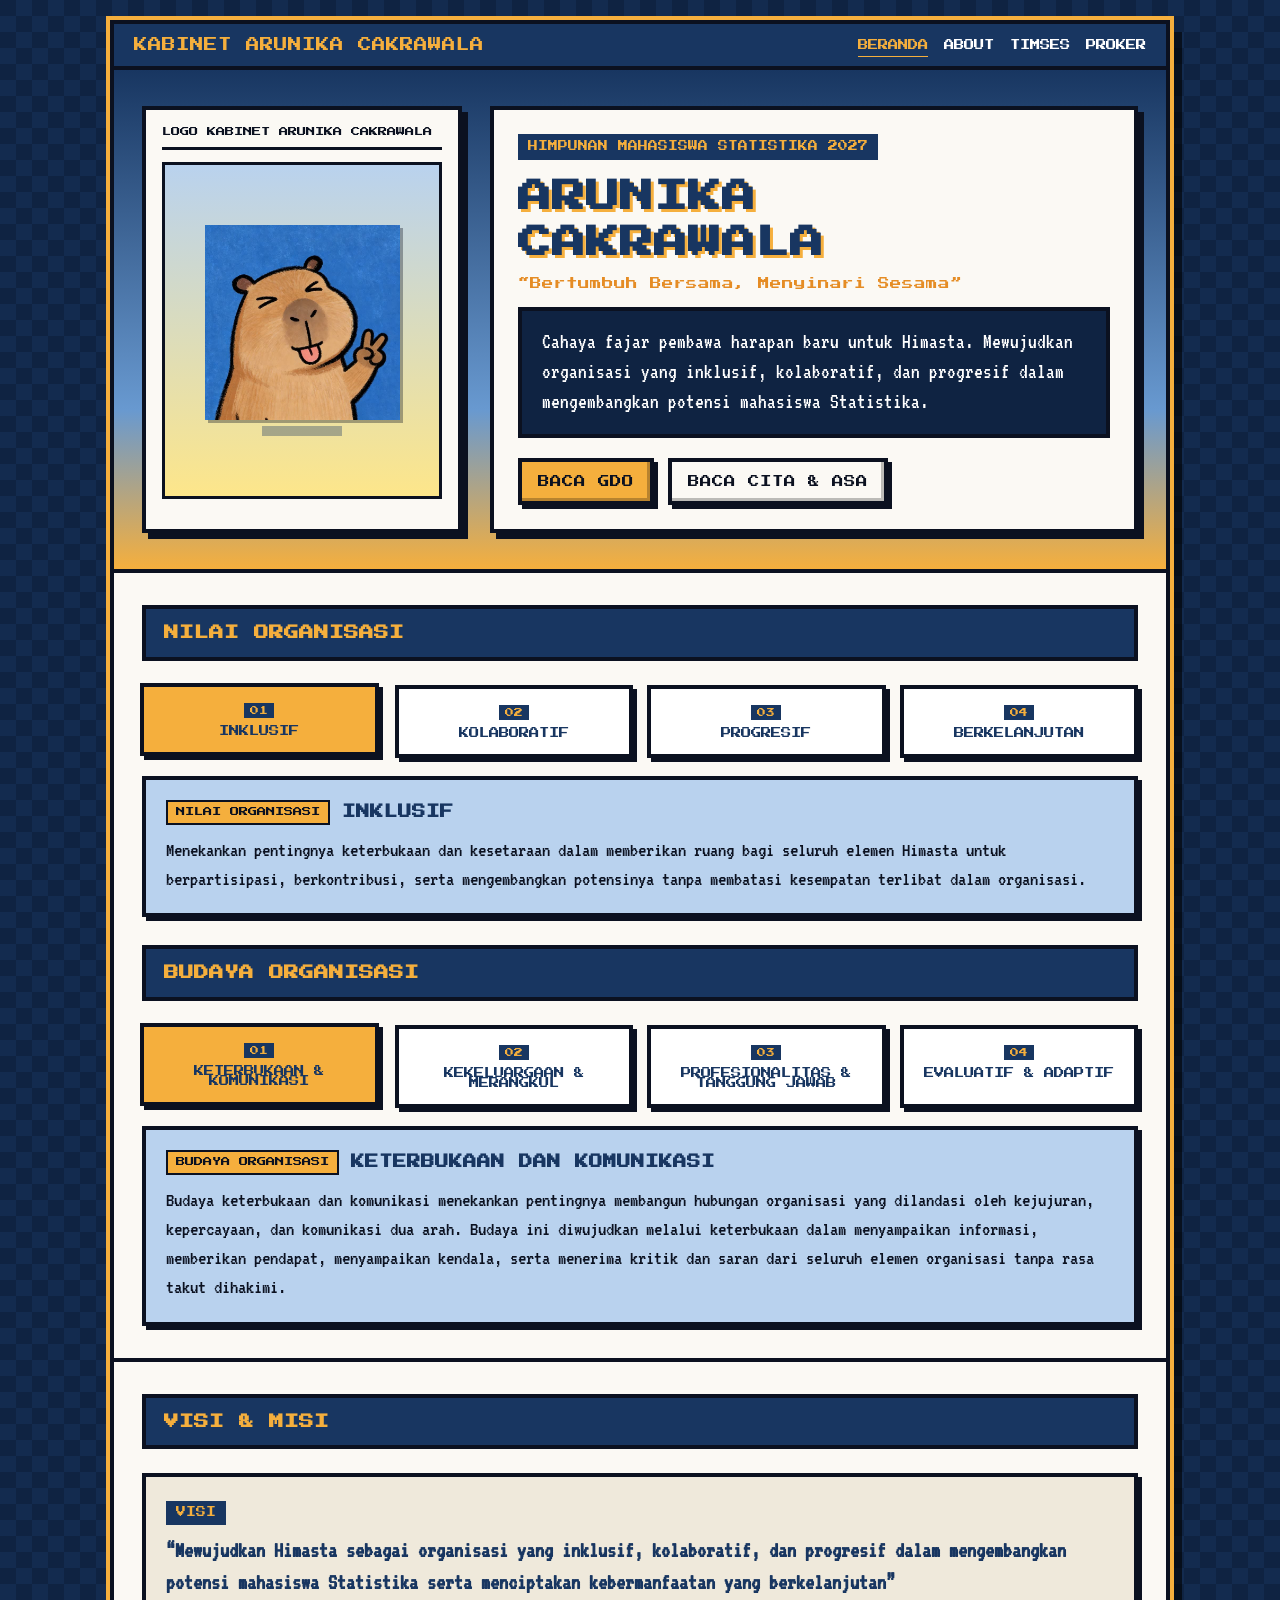
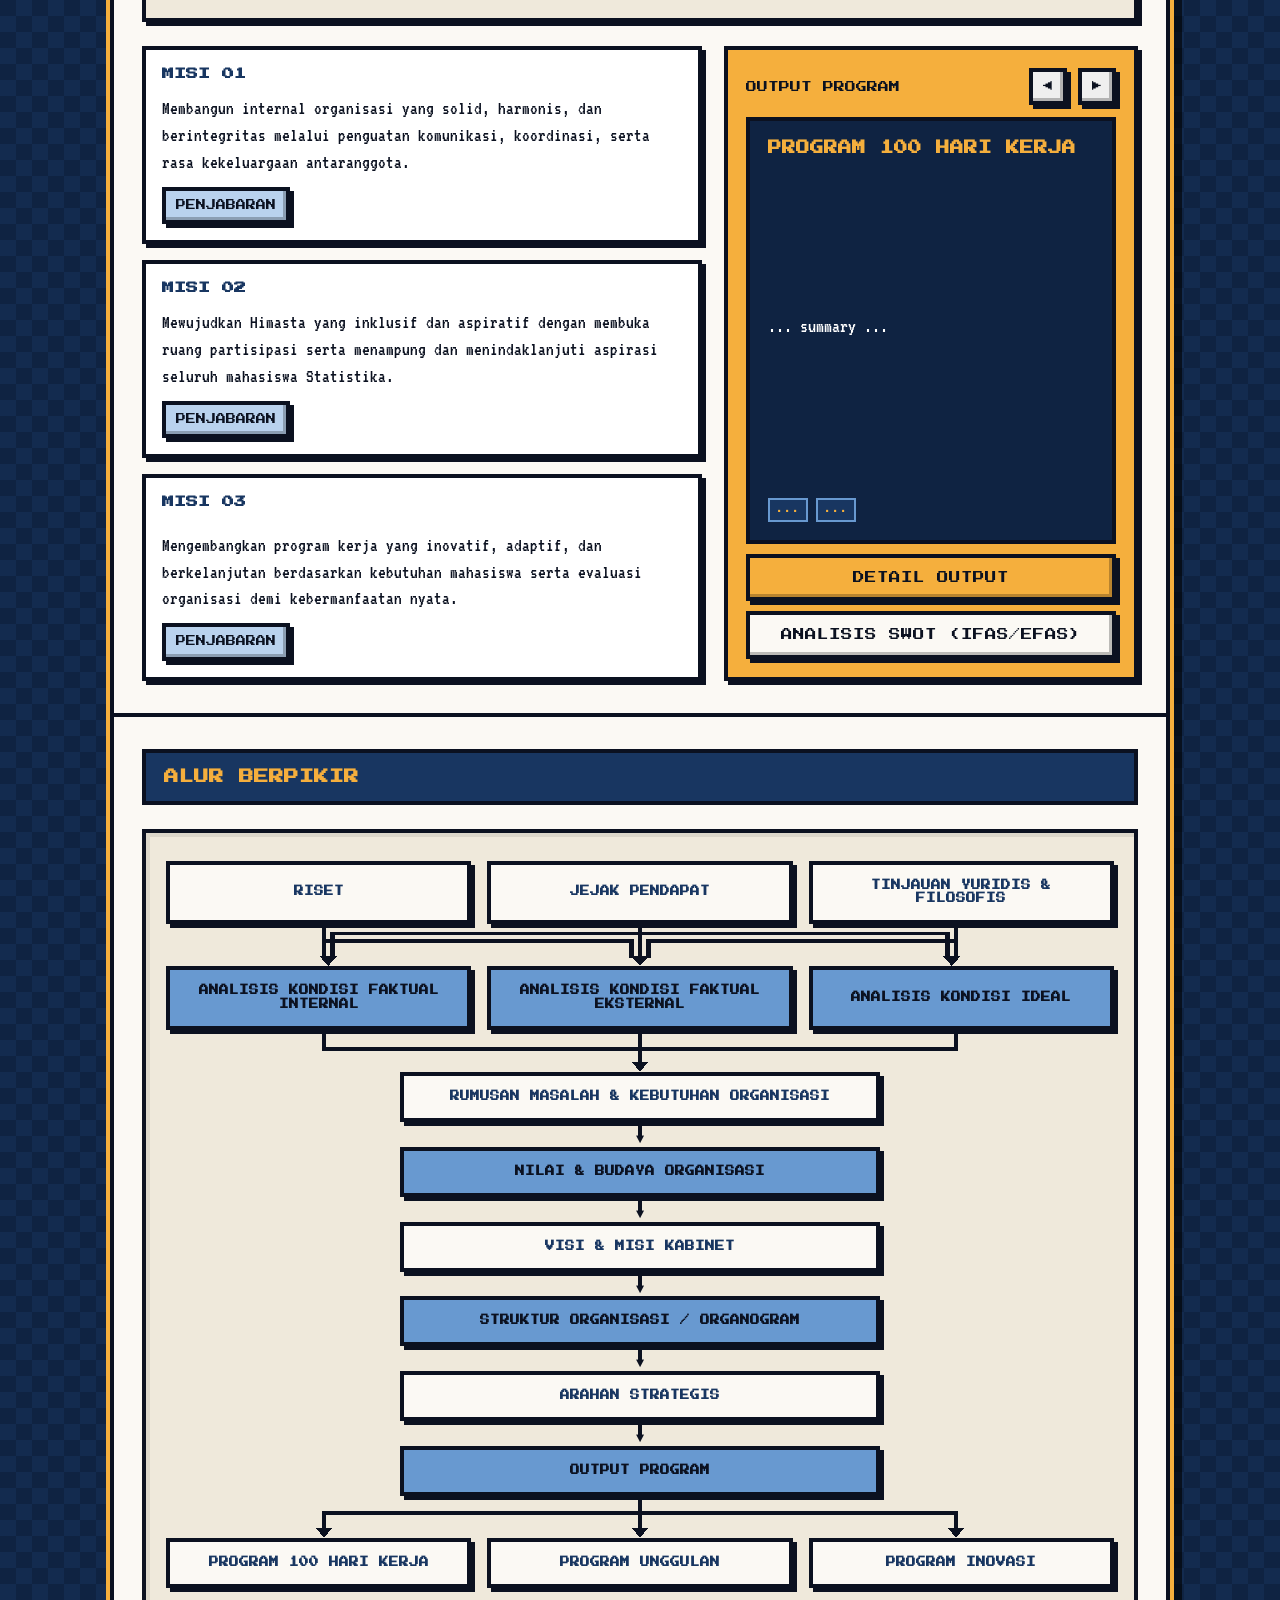
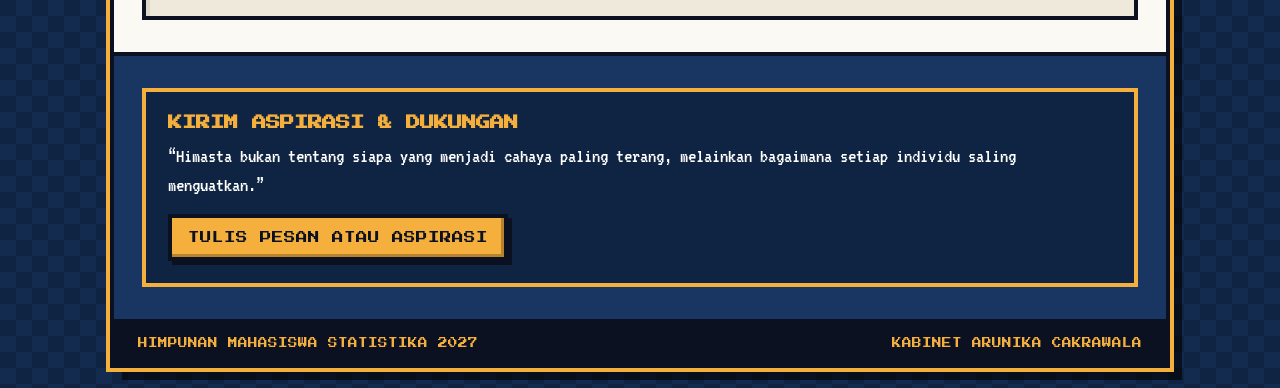
<file: index.html>
<!DOCTYPE html>
<html lang="id">
<head>
    <meta charset="UTF-8">
    <meta name="viewport" content="width=device-width, initial-scale=1.0">
    <title>ARUNIKA CAKRAWALA | HIMASTA 2027</title>
    <link rel="preconnect" href="https://fonts.googleapis.com">
    <link rel="preconnect" href="https://fonts.gstatic.com" crossorigin>
    <link href="https://fonts.googleapis.com/css2?family=Press+Start+2P&family=VT323&display=swap" rel="stylesheet">
    <link rel="stylesheet" href="style.css">
</head>
<body>
    <div class="game-wrapper">
        <!-- top hud bar -->
        <header class="hud-bar">
            <div class="hud-brand">
                KABINET ARUNIKA CAKRAWALA
            </div>
            <nav class="hud-nav">
                <a href="index.html" class="nav-active">BERANDA</a>
                <a href="about.html">ABOUT</a>
                <a href="timses.html">TIMSES</a>
                <a href="proker.html">PROKER</a>
            </nav>
        </header>

        <!-- hero stage -->
        <section class="hero-stage">
            <div class="sky-stars"></div>
            
            <div class="hero-layout">
                <!-- left -->
                <div class="character-card pixel-box">
                    <div class="card-top-bar">
                        <span>LOGO KABINET ARUNIKA CAKRAWALA</span>
                    </div>            
                    <div class="sprite-arena logo-arena">
                        <img src="picture/capybara.jpg" alt="Logo Kabinet Arunika Cakrawala" class="real-logo">
                        <div class="sprite-shadow"></div>
                    </div>
                </div>

                <!-- right -->
                <div class="hero-dialogue pixel-box">
                    <div class="quest-tag">HIMPUNAN MAHASISWA STATISTIKA 2027</div>
                    <h1 class="pixel-title">ARUNIKA<br>CAKRAWALA</h1>
                    <p class="pixel-subtitle">“Bertumbuh Bersama, Menyinari Sesama”</p>
                    
                    <div class="rpg-textbox">
                        <p id="typewriterText">
                            Cahaya fajar pembawa harapan baru untuk Himasta. Mewujudkan organisasi yang inklusif, kolaboratif, dan progresif dalam mengembangkan potensi mahasiswa Statistika.
                        </p>
                    </div>

                    <div class="hero-cta-group">
                        <a href="#" class="pixel-btn btn-gold sfx-btn">BACA GDO</a>
                        <button id="openCitaBtn" class="pixel-btn btn-cream sfx-btn">BACA CITA &amp; ASA</button>
                    </div>
                </div>
            </div>
        </section>

        <!-- section 1: nilai organisais -->
        <section id="stats" class="game-section">
            <div class="section-banner">
                <h2>NILAI ORGANISASI</h2>
            </div>

            <div class="skill-grid">
                <button class="skill-slot active sfx-btn" data-skill="inklusif">
                    <span class="skill-lvl">01</span>
                    <span class="skill-name">INKLUSIF</span>
                </button>
                <button class="skill-slot sfx-btn" data-skill="kolaboratif">
                    <span class="skill-lvl">02</span>
                    <span class="skill-name">KOLABORATIF</span>
                </button>
                <button class="skill-slot sfx-btn" data-skill="progresif">
                    <span class="skill-lvl">03</span>
                    <span class="skill-name">PROGRESIF</span>
                </button>
                <button class="skill-slot sfx-btn" data-skill="keberlanjutan">
                    <span class="skill-lvl">04</span>
                    <span class="skill-name">BERKELANJUTAN</span>
                </button>
            </div>

            <div class="inspector-panel pixel-box-inner">
                <div class="inspector-header">
                    <span class="badge-gold">NILAI ORGANISASI</span>
                    <h3 id="skillTitle">INKLUSIF</h3>
                </div>
                <p id="skillDesc">
                    Menekankan pentingnya keterbukaan dan kesetaraan dalam memberikan ruang bagi seluruh elemen Himasta untuk berpartisipasi, berkontribusi, serta mengembangkan potensinya tanpa membatasi kesempatan terlibat dalam organisasi.
                </p>
            </div>

            <!-- budaya organisasi -->
            <div class="section-banner" style="margin-top: 28px;">
                <h2>BUDAYA ORGANISASI</h2>
            </div>
            
            <div class="skill-grid" id="budayaGrid">
                <button class="skill-slot active sfx-btn" data-budaya="keterbukaan">
                    <span class="skill-lvl">01</span>
                    <span class="skill-name">KETERBUKAAN &amp; KOMUNIKASI</span>
                </button>
                <button class="skill-slot sfx-btn" data-budaya="kekeluargaan">
                    <span class="skill-lvl">02</span>
                    <span class="skill-name">KEKELUARGAAN &amp; MERANGKUL</span>
                </button>
                <button class="skill-slot sfx-btn" data-budaya="profesionalitas">
                    <span class="skill-lvl">03</span>
                    <span class="skill-name">PROFESIONALITAS &amp; TANGGUNG JAWAB</span>
                </button>
                <button class="skill-slot sfx-btn" data-budaya="evaluatif">
                    <span class="skill-lvl">04</span>
                    <span class="skill-name">EVALUATIF &amp; ADAPTIF</span>
                </button>
            </div>
            
            <!-- lihat budaya -->
            <div class="inspector-panel pixel-box-inner" style="margin-bottom: 0;">
                <div class="inspector-header">
                    <span class="badge-gold">BUDAYA ORGANISASI</span>
                    <h3 id="budayaTitle">KETERBUKAAN DAN KOMUNIKASI</h3>
                </div>
                <p id="budayaDesc">
                    Budaya keterbukaan dan komunikasi menekankan pentingnya membangun hubungan organisasi yang dilandasi oleh kejujuran, kepercayaan, dan komunikasi dua arah. Budaya ini diwujudkan melalui keterbukaan dalam menyampaikan informasi, memberikan pendapat, menyampaikan kendala, serta menerima kritik dan saran dari seluruh elemen organisasi tanpa rasa takut dihakimi.
                </p>
            </div>

        </section>

        <!-- section 2: visi dan misi -->
        <section id="quests" class="game-section">
            <div class="section-banner">
                <h2>VISI &amp; MISI</h2>
            </div>

            <div class="visi-banner pixel-box-inner">
                <span class="badge-navy">VISI</span>
                <p>
                    “Mewujudkan Himasta sebagai organisasi yang inklusif, kolaboratif, dan progresif dalam mengembangkan potensi mahasiswa Statistika serta menciptakan kebermanfaatan yang berkelanjutan”
                </p>
            </div>

            <div class="quest-split">
                <div class="misi-list">
                    <div class="quest-item pixel-box-inner">
                        <div class="quest-top">
                            <h4>MISI 01</h4>
                        </div>
                        <p>Membangun internal organisasi yang solid, harmonis, dan berintegritas melalui penguatan komunikasi, koordinasi, serta rasa kekeluargaan antaranggota.</p>
                        <button class="pixel-btn btn-sky btn-xs sfx-btn btn-misi-detail" data-misi="0">PENJABARAN</button>
                    </div>

                    <div class="quest-item pixel-box-inner">
                        <div class="quest-top">
                            <h4>MISI 02</h4>
                        </div>
                        <p>Mewujudkan Himasta yang inklusif dan aspiratif dengan membuka ruang partisipasi serta menampung dan menindaklanjuti aspirasi seluruh mahasiswa Statistika.</p>
                        <button class="pixel-btn btn-sky btn-xs sfx-btn btn-misi-detail" data-misi="1">PENJABARAN</button>
                    </div>

                    <div class="quest-item pixel-box-inner">
                        <div class="quest-top">
                            <div class="quest-top">
                                <h4>MISI 03</h4>
                            </div>
                        </div>
                        <p>Mengembangkan program kerja yang inovatif, adaptif, dan berkelanjutan berdasarkan kebutuhan mahasiswa serta evaluasi organisasi demi kebermanfaatan nyata.</p>
                        <button class="pixel-btn btn-sky btn-xs sfx-btn btn-misi-detail" data-misi="2">PENJABARAN</button>
                    </div>
                </div>

                <div class="program-console pixel-box-inner">
                    <div class="console-header">
                        <span>OUTPUT PROGRAM</span>
                        <div class="console-arrows">
                            <button id="prevProg" class="pixel-btn btn-xs sfx-btn">◀</button>
                            <button id="nextProg" class="pixel-btn btn-xs sfx-btn">▶</button>
                        </div>
                    </div>

                    <div class="console-screen">
                        <h3 id="progName">PROGRAM 100 HARI KERJA</h3>
                        <p id="progSummary">
                            ... summary ...
                        </p>
                        <div class="prog-rewards" id="progRewards">
                            <span>...</span>
                            <span>...</span>
                        </div>
                    </div>

                    <div class="console-actions">
                        <button id="openProgDetail" class="pixel-btn btn-gold btn-full sfx-btn">DETAIL OUTPUT</button>
                        <button id="openSwotModal" class="pixel-btn btn-cream btn-full sfx-btn">ANALISIS SWOT (IFAS/EFAS)</button>
                    </div>
                </div>
            </div>
        </section>

        <!-- section 3: alur berpikir -->
        <section id="lore" class="game-section">
            <div class="section-banner">
                <h2>ALUR BERPIKIR</h2>
            </div>
        
            <div class="flowchart-wrapper">
                <!-- level 1: sumber input -->
                <div class="flow-row-3">
                    <div class="flow-node node-cream">
                        <h4>RISET</h4>
                    </div>
                    <div class="flow-node node-cream">
                        <h4>JEJAK PENDAPAT</h4>
                    </div>
                    <div class="flow-node node-cream">
                        <h4>TINJAUAN YURIDIS &amp; FILOSOFIS</h4>
                    </div>
                </div>
        
                <!-- connector 1: garis bercabang -->
                <div class="svg-connector-box desktop-only">
                    <svg viewBox="0 0 900 44" preserveAspectRatio="none" shape-rendering="crispEdges">
                        <path d="M150 0 V36" stroke="#0B1120" stroke-width="4" fill="none"/>
                        <path d="M150 18 H442 V36" stroke="#0B1120" stroke-width="4" fill="none"/>
                        <path d="M450 0 V36" stroke="#0B1120" stroke-width="4" fill="none"/>
                        <path d="M450 10 H158 V36" stroke="#0B1120" stroke-width="4" fill="none"/>
                        <path d="M450 10 H742 V36" stroke="#0B1120" stroke-width="4" fill="none"/>
                        <path d="M750 0 V36" stroke="#0B1120" stroke-width="4" fill="none"/>
                        <path d="M750 18 H458 V36" stroke="#0B1120" stroke-width="4" fill="none"/>
        
                        <polygon points="146,34 162,34 154,44" fill="#0B1120"/>
                        <polygon points="442,34 458,34 450,44" fill="#0B1120"/>
                        <polygon points="738,34 754,34 746,44" fill="#0B1120"/>
                    </svg>
                </div>
                <div class="mobile-arrow">▼</div>
        
                <!-- level 2: analisis kondisi -->
                <div class="flow-row-3">
                    <div class="flow-node node-navy">
                        <h4>ANALISIS KONDISI FAKTUAL INTERNAL</h4>
                    </div>
                    <div class="flow-node node-navy">
                        <h4>ANALISIS KONDISI FAKTUAL EKSTERNAL</h4>
                    </div>
                    <div class="flow-node node-navy">
                        <h4>ANALISIS KONDISI IDEAL</h4>
                    </div>
                </div>
        
                <!-- connector 2 -->
                <div class="svg-connector-box desktop-only">
                    <svg viewBox="0 0 900 40" preserveAspectRatio="none" shape-rendering="crispEdges">
                        <path d="M150 0 V18 H750 V0" stroke="#0B1120" stroke-width="4" fill="none"/>
                        <path d="M450 0 V32" stroke="#0B1120" stroke-width="4" fill="none"/>
                        <polygon points="442,30 458,30 450,40" fill="#0B1120"/>
                    </svg>
                </div>
                <div class="mobile-arrow">▼</div>
        
                <!-- level 3 - 8: alur vertikal -->
                <div class="flow-column-center">
                    <div class="flow-node node-cream node-wide">
                        <h4>RUMUSAN MASALAH &amp; KEBUTUHAN ORGANISASI</h4>
                    </div>
                    <div class="stem-arrow">
                        <div class="stem-line"></div>
                        <div class="stem-head">▼</div>
                    </div>
        
                    <div class="flow-node node-navy node-wide">
                        <h4>NILAI &amp; BUDAYA ORGANISASI</h4>
                    </div>
                    <div class="stem-arrow">
                        <div class="stem-line"></div>
                        <div class="stem-head">▼</div>
                    </div>
        
                    <div class="flow-node node-cream node-wide">
                        <h4>VISI &amp; MISI KABINET</h4>
                    </div>
                    <div class="stem-arrow">
                        <div class="stem-line"></div>
                        <div class="stem-head">▼</div>
                    </div>
        
                    <div class="flow-node node-navy node-wide">
                        <h4>STRUKTUR ORGANISASI / ORGANOGRAM</h4>
                    </div>
                    <div class="stem-arrow">
                        <div class="stem-line"></div>
                        <div class="stem-head">▼</div>
                    </div>
        
                    <div class="flow-node node-cream node-wide">
                        <h4>ARAHAN STRATEGIS</h4>
                    </div>
                    <div class="stem-arrow">
                        <div class="stem-line"></div>
                        <div class="stem-head">▼</div>
                    </div>
        
                    <div class="flow-node node-navy node-wide">
                        <h4>OUTPUT PROGRAM</h4>
                    </div>
                </div>
        
                <!-- connector 3 -->
                <div class="svg-connector-box desktop-only">
                    <svg viewBox="0 0 900 40" preserveAspectRatio="none" shape-rendering="crispEdges">
                        <path d="M450 0 V32" stroke="#0B1120" stroke-width="4" fill="none"/>
                        <path d="M150 32 V16 H750 V32" stroke="#0B1120" stroke-width="4" fill="none"/>
                        <polygon points="142,30 158,30 150,40" fill="#0B1120"/>
                        <polygon points="442,30 458,30 450,40" fill="#0B1120"/>
                        <polygon points="742,30 758,30 750,40" fill="#0B1120"/>
                    </svg>
                </div>
                <div class="mobile-arrow">▼</div>
        
                <!-- level 9: output program -->
                <div class="flow-row-3">
                    <div class="flow-node node-cream">
                        <h4>PROGRAM 100 HARI KERJA</h4>
                    </div>
                    <div class="flow-node node-cream">
                        <h4>PROGRAM UNGGULAN</h4>
                    </div>
                    <div class="flow-node node-cream">
                        <h4>PROGRAM INOVASI</h4>
                    </div>
                </div>
            </div>
        </section>

        <!-- section 4: kotak aspirasi -->
        <section id="tavern" class="tavern-section">
            <div class="tavern-box">
                <div class="tavern-content">
                    <h2>KIRIM ASPIRASI &amp; DUKUNGAN</h2>
                    <p>“Himasta bukan tentang siapa yang menjadi cahaya paling terang, melainkan bagaimana setiap individu saling menguatkan.”</p>
                    <button id="openAspirasiModal" class="pixel-btn btn-gold sfx-btn">TULIS PESAN ATAU ASPIRASI</button>
                </div>
            </div>
        </section>

        <!-- footer -->
        <footer class="game-footer">
            <span>HIMPUNAN MAHASISWA STATISTIKA 2027</span>
            <span>KABINET ARUNIKA CAKRAWALA</span>
        </footer>
    </div>

    <!-- dialog -->
    <div id="retroModal" class="modal-backdrop">
        <div class="modal-window pixel-box">
            <div class="modal-titlebar">
                <span id="modalHeading">SYSTEM_INFO</span>
                <button id="closeModal" class="pixel-btn btn-gold btn-xs sfx-btn">X</button>
            </div>
            <div id="modalContent" class="modal-content"></div>
        </div>
    </div>

    <script src="script.js"></script>
</body>
</html>
</file>
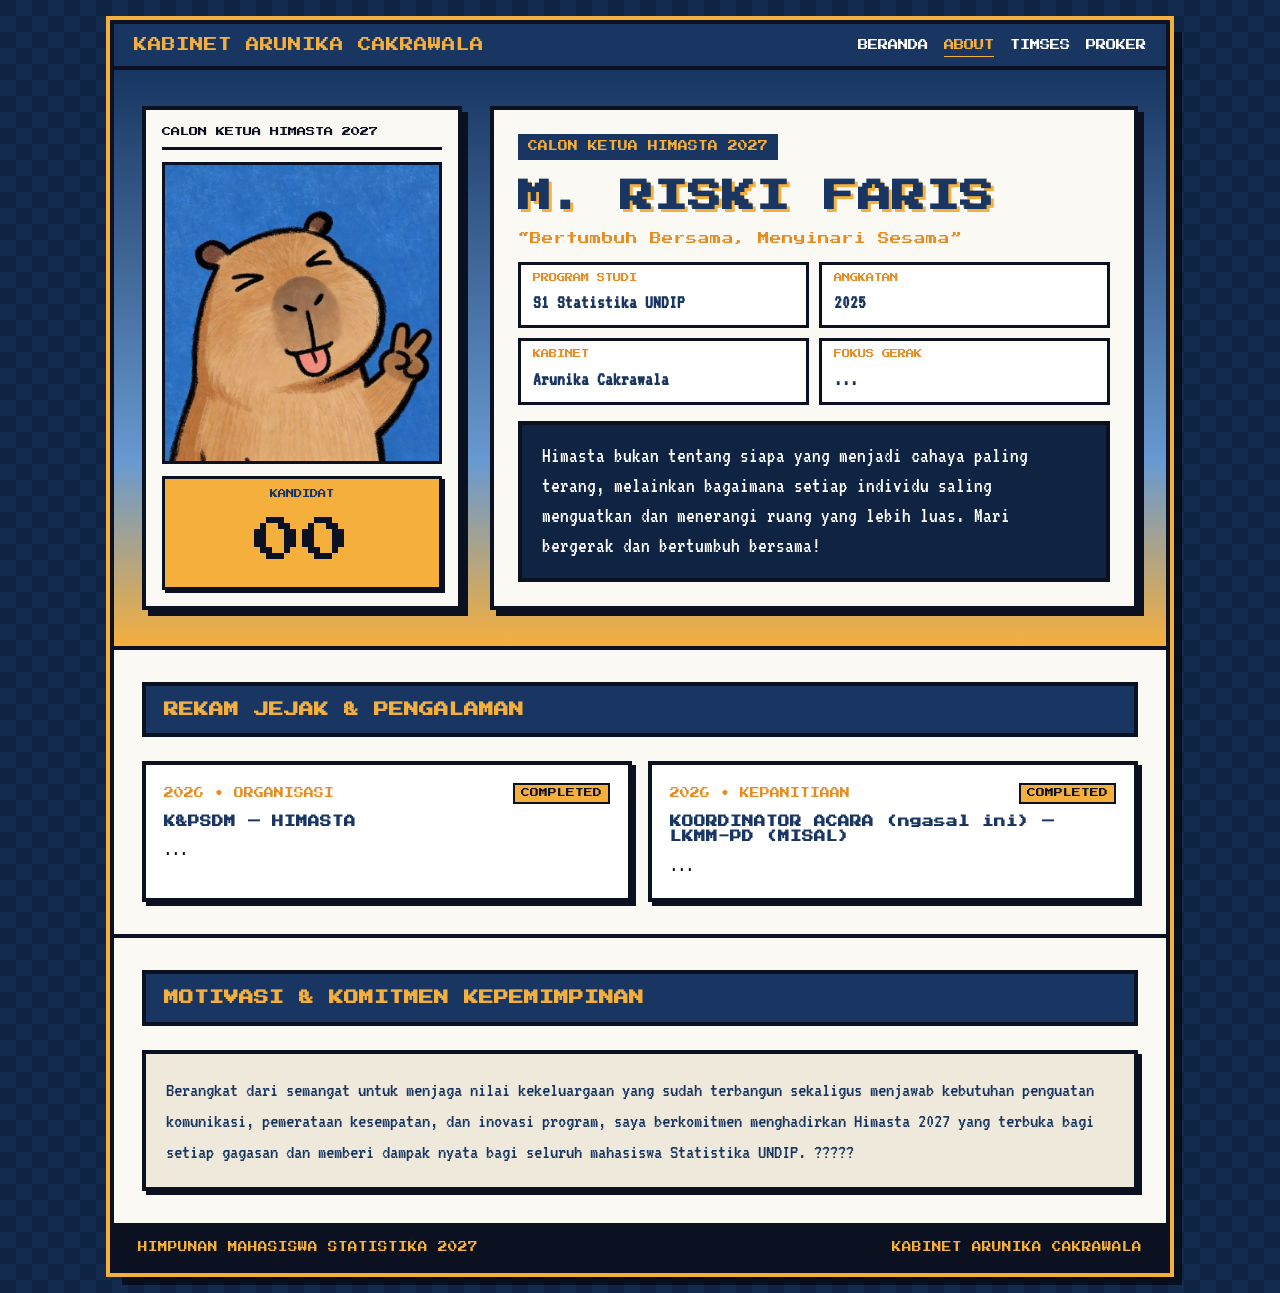
<file: about.html>
<!DOCTYPE html>
<html lang="id">
<head>
    <meta charset="UTF-8">
    <meta name="viewport" content="width=device-width, initial-scale=1.0">
    <title>ABOUT KANDIDAT | KABINET ARUNIKA CAKRAWALA</title>
    <link rel="preconnect" href="https://fonts.googleapis.com">
    <link rel="preconnect" href="https://fonts.gstatic.com" crossorigin>
    <link href="https://fonts.googleapis.com/css2?family=Press+Start+2P&family=VT323&display=swap" rel="stylesheet">
    <link rel="stylesheet" href="style.css">
</head>
<body>
    <div class="game-wrapper">
        <!-- top hud bar -->
        <header class="hud-bar">
            <div class="hud-brand">
                KABINET ARUNIKA CAKRAWALA
            </div>
            <nav class="hud-nav">
                <a href="index.html">BERANDA</a>
                <a href="about.html" class="nav-active">ABOUT</a>
                <a href="timses.html">TIMSES</a>
                <a href="proker.html">PROKER</a>
            </nav>
        </header>

        <!-- profile -->
        <section class="hero-stage">
            <div class="hero-layout">
                <!-- kiri: foto kandidat -->
                <div class="character-card pixel-box">
                    <div class="card-top-bar">
                        <span>CALON KETUA HIMASTA 2027</span>
                    </div>
                    
                    <div class="sprite-arena candidate-frame">
                        <img src="picture/capybara.jpg" alt="Foto Calon Ketua Himpunan" class="candidate-avatar-img">
                    </div>
                
                    <!-- nomor urut -->
                    <div class="candidate-number-box">
                        <span class="num-label">KANDIDAT</span>
                        <span class="num-value">00</span>
                    </div>
                </div>

                <!-- kanan: biodata, gagasan personal -->
                <div class="hero-dialogue pixel-box">
                    <div class="quest-tag">CALON KETUA HIMASTA 2027</div>
                    <h1 class="pixel-title">M. RISKI FARIS</h1>
                    <p class="pixel-subtitle">“Bertumbuh Bersama, Menyinari Sesama”</p>
                    
                    <div class="biodata-grid">
                        <div class="bio-item">
                            <span class="bio-label">PROGRAM STUDI</span>
                            <span class="bio-val">S1 Statistika UNDIP</span>
                        </div>
                        <div class="bio-item">
                            <span class="bio-label">ANGKATAN</span>
                            <span class="bio-val">2025</span>
                        </div>
                        <div class="bio-item">
                            <span class="bio-label">KABINET</span>
                            <span class="bio-val">Arunika Cakrawala</span>
                        </div>
                        <div class="bio-item">
                            <span class="bio-label">FOKUS GERAK</span>
                            <span class="bio-val">...</span>
                        </div>
                    </div>
                
                    <div class="rpg-textbox" style="margin-bottom: 0;">
                        <p>
                            Himasta bukan tentang siapa yang menjadi cahaya paling terang, melainkan bagaimana setiap individu saling menguatkan dan menerangi ruang yang lebih luas. Mari bergerak dan bertumbuh bersama!
                        </p>
                    </div>
                </div>
            </div>
        </section>

        <!-- section 1: rekam jejak organisasi dan kepanitiaan -->
        <section class="game-section">
            <div class="section-banner">
                <h2>REKAM JEJAK &amp; PENGALAMAN</h2>
            </div>

            <div class="exp-rpg-list">
                <div class="exp-rpg-card pixel-box-inner">
                    <div class="exp-rpg-head">
                        <span class="quest-id">2026 • ORGANISASI</span>
                        <span class="quest-status">COMPLETED</span>
                    </div>
                    <h4>K&PSDM — HIMASTA</h4>
                    <p>...</p>
                </div>

                <div class="exp-rpg-card pixel-box-inner">
                    <div class="exp-rpg-head">
                        <span class="quest-id">2026 • KEPANITIAAN</span>
                        <span class="quest-status">COMPLETED</span>
                    </div>
                    <h4>KOORDINATOR ACARA (ngasal ini) — LKMM-PD (MISAL)</h4>
                    <p>...</p>
                </div>
            </div>
        </section>

        <!-- section 2: komitmen dan motivasi -->
        <section class="game-section">
            <div class="section-banner">
                <h2>MOTIVASI &amp; KOMITMEN KEPEMIMPINAN</h2>
            </div>

            <div class="visi-banner pixel-box-inner" style="margin-bottom: 0;">
                <p style="font-weight: normal; font-size: 1.3rem; line-height: 1.5;">
                    Berangkat dari semangat untuk menjaga nilai kekeluargaan yang sudah terbangun sekaligus menjawab kebutuhan penguatan komunikasi, pemerataan kesempatan, dan inovasi program, saya berkomitmen menghadirkan Himasta 2027 yang terbuka bagi setiap gagasan dan memberi dampak nyata bagi seluruh mahasiswa Statistika UNDIP. ?????
                </p>
            </div>
        </section>

        <!-- footer -->
        <footer class="game-footer">
            <span>HIMPUNAN MAHASISWA STATISTIKA 2027</span>
            <span>KABINET ARUNIKA CAKRAWALA</span>
        </footer>
    </div>

    <script src="script.js"></script>
</body>
</html>
</file>
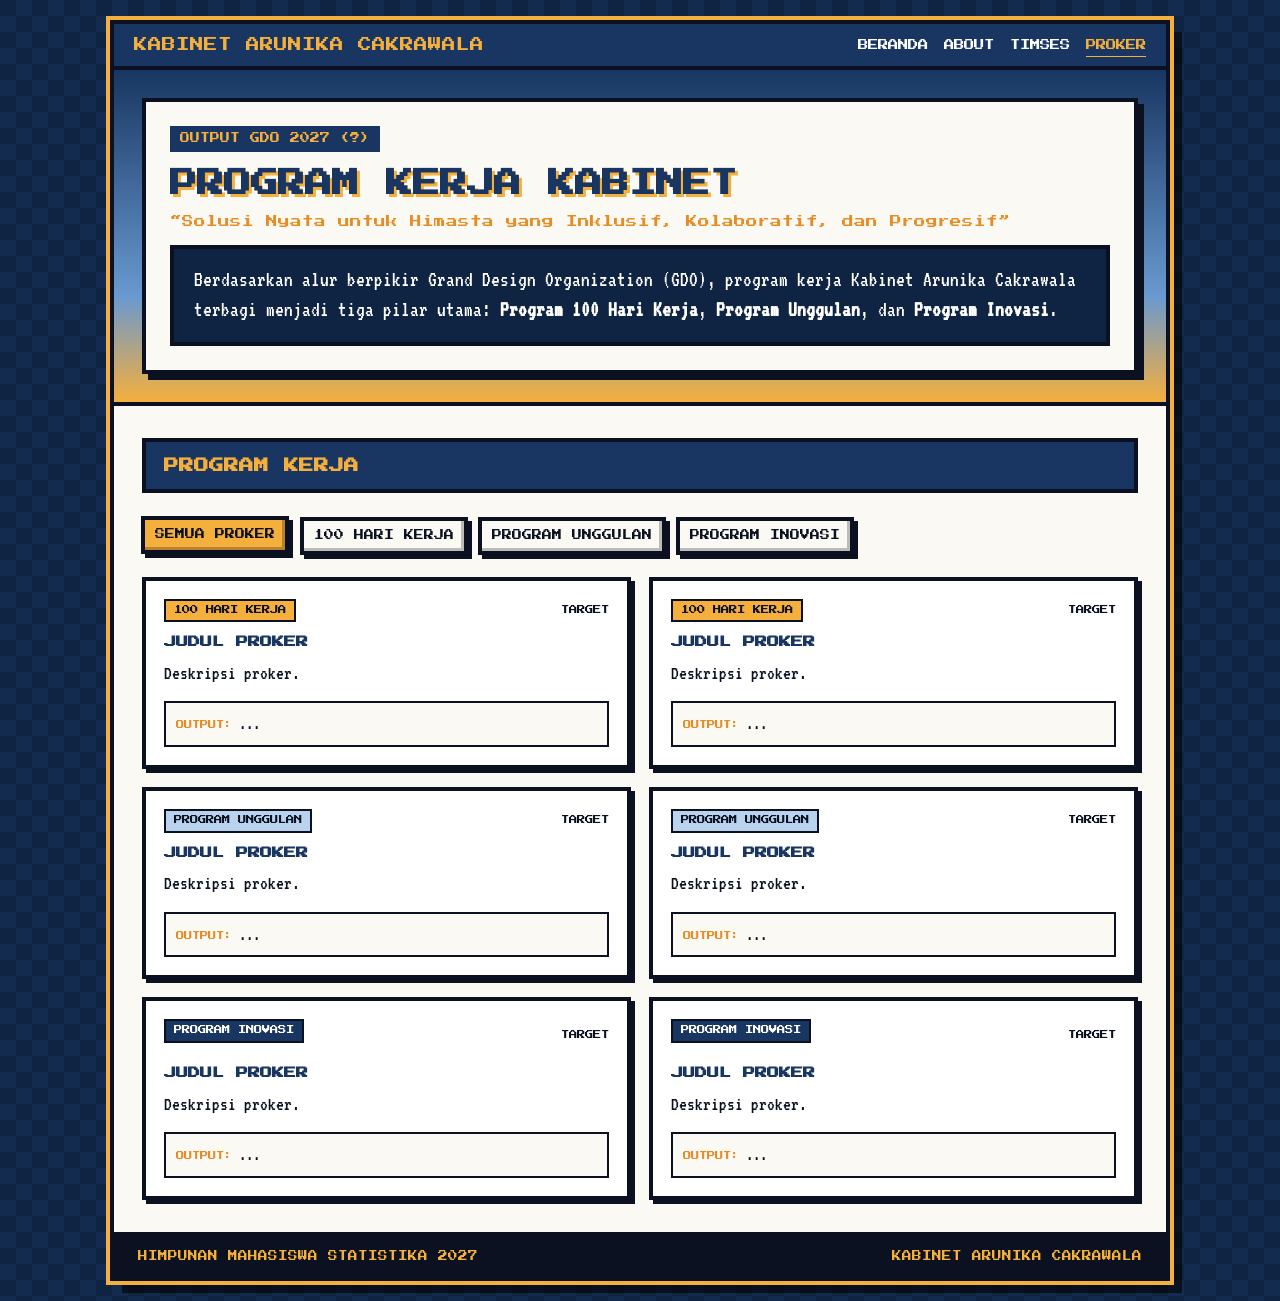
<file: proker.html>
<!DOCTYPE html>
<html lang="id">
<head>
    <meta charset="UTF-8">
    <meta name="viewport" content="width=device-width, initial-scale=1.0">
    <title>PROGRAM KERJA | KABINET ARUNIKA CAKRAWALA</title>
    <link rel="preconnect" href="https://fonts.googleapis.com">
    <link rel="preconnect" href="https://fonts.gstatic.com" crossorigin>
    <link href="https://fonts.googleapis.com/css2?family=Press+Start+2P&family=VT323&display=swap" rel="stylesheet">
    <link rel="stylesheet" href="style.css">
</head>
<body>
    <div class="game-wrapper">
        <!-- top hud bar -->
        <header class="hud-bar">
            <div class="hud-brand">
                KABINET ARUNIKA CAKRAWALA
            </div>
            <nav class="hud-nav">
                <a href="index.html">BERANDA</a>
                <a href="about.html">ABOUT</a>
                <a href="timses.html">TIMSES</a>
                <a href="proker.html" class="nav-active">PROKER</a>
            </nav>
        </header>

        <!-- header banner -->
        <section class="hero-stage" style="padding: 28px;">
            <div class="hero-dialogue pixel-box">
                <div class="quest-tag">OUTPUT GDO 2027 (?)</div>
                <h1 class="pixel-title" style="font-size: 1.7rem;">PROGRAM KERJA KABINET</h1>
                <p class="pixel-subtitle">“Solusi Nyata untuk Himasta yang Inklusif, Kolaboratif, dan Progresif”</p>
                <div class="rpg-textbox" style="margin-bottom: 0;">
                    <p>
                        Berdasarkan alur berpikir Grand Design Organization (GDO), program kerja Kabinet Arunika Cakrawala terbagi menjadi tiga pilar utama: <strong>Program 100 Hari Kerja</strong>, <strong>Program Unggulan</strong>, dan <strong>Program Inovasi</strong>.
                    </p>
                </div>
            </div>
        </section>

        <!-- filter kategori proker -->
        <section class="game-section">
            <div class="section-banner">
                <h2>PROGRAM KERJA</h2>
            </div>

            <div class="proker-filter-bar" id="prokerFilter">
                <button class="pixel-btn btn-gold btn-xs active" data-cat="all">SEMUA PROKER</button>
                <button class="pixel-btn btn-cream btn-xs" data-cat="100hari">100 HARI KERJA</button>
                <button class="pixel-btn btn-cream btn-xs" data-cat="unggulan">PROGRAM UNGGULAN</button>
                <button class="pixel-btn btn-cream btn-xs" data-cat="inovasi">PROGRAM INOVASI</button>
            </div>

            <!-- grid proker -->
            <div class="proker-grid" id="prokerGrid">
                <!-- 100 Hari Kerja 1 -->
                <div class="proker-card pixel-box-inner" data-cat="100hari">
                    <div class="proker-top">
                        <span class="proker-badge badge-gold">100 HARI KERJA</span>
                        <span class="proker-target">TARGET</span>
                    </div>
                    <h4>JUDUL PROKER</h4>
                    <p class="proker-desc">Deskripsi proker.</p>
                    <div class="proker-impact">
                        <span>OUTPUT:</span> ...
                    </div>
                </div>

                <!-- 100 Hari Kerja 2 -->
                <div class="proker-card pixel-box-inner" data-cat="100hari">
                    <div class="proker-top">
                        <span class="proker-badge badge-gold">100 HARI KERJA</span>
                        <span class="proker-target">TARGET</span>
                    </div>
                    <h4>JUDUL PROKER</h4>
                    <p class="proker-desc">Deskripsi proker.</p>
                    <div class="proker-impact">
                        <span>OUTPUT:</span> ...
                    </div>
                </div>

                <!-- Program Unggulan 1 -->
                <div class="proker-card pixel-box-inner" data-cat="unggulan">
                    <div class="proker-top">
                        <span class="proker-badge badge-sky">PROGRAM UNGGULAN</span>
                        <span class="proker-target">TARGET</span>
                    </div>
                    <h4>JUDUL PROKER</h4>
                    <p class="proker-desc">Deskripsi proker.</p>
                    <div class="proker-impact">
                        <span>OUTPUT:</span> ...
                    </div>
                </div>

                <!-- Program Unggulan 2 -->
                <div class="proker-card pixel-box-inner" data-cat="unggulan">
                    <div class="proker-top">
                        <span class="proker-badge badge-sky">PROGRAM UNGGULAN</span>
                        <span class="proker-target">TARGET</span>
                    </div>
                    <h4>JUDUL PROKER</h4>
                    <p class="proker-desc">Deskripsi proker.</p>
                    <div class="proker-impact">
                        <span>OUTPUT:</span> ...
                    </div>
                </div>

                <!-- Program Inovasi 1 -->
                <div class="proker-card pixel-box-inner" data-cat="inovasi">
                    <div class="proker-top">
                        <span class="proker-badge badge-navy">PROGRAM INOVASI</span>
                        <span class="proker-target">TARGET</span>
                    </div>
                    <h4>JUDUL PROKER</h4>
                    <p class="proker-desc">Deskripsi proker.</p>
                    <div class="proker-impact">
                        <span>OUTPUT:</span> ...
                    </div>
                </div>

                <!-- Program Inovasi 2 -->
                <div class="proker-card pixel-box-inner" data-cat="inovasi">
                    <div class="proker-top">
                        <span class="proker-badge badge-navy">PROGRAM INOVASI</span>
                        <span class="proker-target">TARGET</span>
                    </div>
                    <h4>JUDUL PROKER</h4>
                    <p class="proker-desc">Deskripsi proker.</p>
                    <div class="proker-impact">
                        <span>OUTPUT:</span> ...
                    </div>
                </div>
            </div>
        </section>

        <!-- footer -->
        <footer class="game-footer">
            <span>HIMPUNAN MAHASISWA STATISTIKA 2027</span>
            <span>KABINET ARUNIKA CAKRAWALA</span>
        </footer>
    </div>

    <script src="script.js"></script>
</body>
</html>
</file>
<file: style.css>
:root {
    --navy-dark: #0F2342;
    --navy-main: #183661;
    --sky-blue: #6899D0;
    --sky-light: #B9D2EE;
    --gold-bright: #F5AF3D;
    --gold-amber: #E58C24;
    --cream-bg: #FBF9F4;
    --cream-shade: #EFE9DB;
    --pixel-black: #0B1120;
    --white: #FFFFFF;
}

* {
    box-sizing: border-box;
    margin: 0;
    padding: 0;
}

body {
    background-color: var(--navy-dark);
    background-image: 
        linear-gradient(45deg, #132B4F 25%, transparent 25%), 
        linear-gradient(-45deg, #132B4F 25%, transparent 25%), 
        linear-gradient(45deg, transparent 75%, #132B4F 75%), 
        linear-gradient(-45deg, transparent 75%, #132B4F 75%);
    background-size: 32px 32px;
    background-position: 0 0, 0 16px, 16px -16px, -16px 0;
    color: var(--pixel-black);
    font-family: 'VT323', monospace;
    font-size: 20px;
    line-height: 1.4;
    padding: 20px 12px;
}

.logo-arena {
    flex-grow: 1;
    height: 100%;
    min-height: 280px;
    margin-bottom: 0;
    padding: 20px;
    display: flex;
    flex-direction: column;
    align-items: center;
    justify-content: center;
}

.real-logo {
    width: 195px;
    height: 195px;
    object-fit: contain;
    animation: floatSprite 2.2s ease-in-out infinite;
    filter: drop-shadow(3px 3px 0px rgba(11, 17, 32, 0.35));
}

h1, h2, h3, h4, .hud-brand, .pixel-btn, .node-badge, .quest-id {
    font-family: 'Press Start 2P', monospace;
    line-height: 1.35;
}

.game-wrapper {
    max-width: 1060px;
    margin: 0 auto;
    background-color: var(--cream-bg);
    border: 4px solid var(--pixel-black);
    box-shadow: 0 0 0 4px var(--gold-bright), 12px 12px 0px rgba(0, 0, 0, 0.6);
}

.pixel-box {
    border: 4px solid var(--pixel-black);
    box-shadow: 6px 6px 0px var(--pixel-black);
    background-color: var(--cream-bg);
}

.pixel-box-inner {
    border: 4px solid var(--pixel-black);
    box-shadow: 4px 4px 0px var(--pixel-black);
    background-color: var(--white);
}

.pixel-btn {
    display: inline-block;
    font-size: 0.72rem;
    padding: 12px 16px;
    border: 4px solid var(--pixel-black);
    box-shadow: inset -3px -3px 0px rgba(0,0,0,0.25), 4px 4px 0px var(--pixel-black);
    color: var(--pixel-black);
    text-decoration: none;
    cursor: pointer;
    text-transform: uppercase;
}

.pixel-btn:hover {
    filter: brightness(1.06);
    transform: translate(-1px, -1px);
}

.pixel-btn:active {
    transform: translate(3px, 3px);
    box-shadow: none;
}

.btn-gold { background-color: var(--gold-bright); }
.btn-cream { background-color: var(--cream-bg); }
.btn-sky { background-color: var(--sky-light); }
.btn-xs { font-size: 0.62rem; padding: 8px 10px; }
.btn-full { width: 100%; text-align: center; margin-top: 10px; }

.hud-bar {
    display: flex;
    justify-content: space-between;
    align-items: center;
    background-color: var(--navy-main);
    color: var(--white);
    padding: 12px 20px;
    border-bottom: 4px solid var(--pixel-black);
    flex-wrap: wrap;
    gap: 12px;
}

.hud-brand {
    font-size: 0.85rem;
    color: var(--gold-bright);
}

.blink-star {
    animation: blink 1s steps(2, start) infinite;
}

@keyframes blink {
    to { visibility: hidden; }
}

.hud-nav {
    display: flex;
    gap: 16px;
    flex-wrap: wrap;
}

.hud-nav a {
    color: var(--white);
    text-decoration: none;
    font-family: 'Press Start 2P', monospace;
    font-size: 0.65rem;
}

.hud-nav a:hover {
    color: var(--gold-bright);
}

.hero-stage {
    background: linear-gradient(180deg, var(--navy-main) 0%, var(--sky-blue) 68%, var(--gold-bright) 100%);
    padding: 36px 28px;
    border-bottom: 4px solid var(--pixel-black);
    position: relative;
}

.hero-layout {
    display: grid;
    grid-template-columns: 320px 1fr;
    gap: 28px;
    align-items: stretch;
}

.character-card {
    padding: 16px;
    display: flex;
    flex-direction: column;
    justify-content: space-between;
    background-color: var(--cream-bg);
}

.card-top-bar {
    display: flex;
    justify-content: space-between;
    font-family: 'Press Start 2P', monospace;
    font-size: 0.58rem;
    border-bottom: 3px solid var(--pixel-black);
    padding-bottom: 8px;
    margin-bottom: 12px;
}

.hp-badge {
    color: #15803D;
}

.sprite-arena {
    background: linear-gradient(180deg, #B9D2EE 0%, #FDE68A 100%);
    border: 3px solid var(--pixel-black);
    height: 190px;
    display: flex;
    flex-direction: column;
    align-items: center;
    justify-content: center;
    position: relative;
    margin-bottom: 14px;
}

.pixel-emblem {
    width: 128px;
    height: 128px;
    animation: floatSprite 2.2s ease-in-out infinite;
}

@keyframes floatSprite {
    0%, 100% { transform: translateY(0px); }
    50% { transform: translateY(-8px); }
}

.sprite-shadow {
    width: 80px;
    height: 10px;
    background-color: rgba(24, 54, 97, 0.35);
    margin-top: 6px;
}

.stat-bars {
    display: flex;
    flex-direction: column;
    gap: 8px;
}

.stat-row {
    display: flex;
    justify-content: space-between;
    align-items: center;
    font-family: 'Press Start 2P', monospace;
    font-size: 0.56rem;
}

.bar-track {
    width: 130px;
    height: 12px;
    border: 2px solid var(--pixel-black);
    background-color: var(--cream-shade);
}

.bar-fill {
    height: 100%;
}

.bar-fill.gold { background-color: var(--gold-bright); }
.bar-fill.sky { background-color: var(--sky-blue); }

.hero-dialogue {
    padding: 24px;
    display: flex;
    flex-direction: column;
    justify-content: space-between;
}

.quest-tag {
    display: inline-block;
    background-color: var(--navy-main);
    color: var(--gold-bright);
    font-family: 'Press Start 2P', monospace;
    font-size: 0.62rem;
    padding: 6px 10px;
    margin-bottom: 14px;
    align-self: flex-start;
}

.pixel-title {
    font-size: 2.1rem;
    color: var(--navy-main);
    text-shadow: 3px 3px 0px var(--gold-bright);
    margin-bottom: 10px;
}

.pixel-subtitle {
    font-family: 'Press Start 2P', monospace;
    font-size: 0.72rem;
    color: var(--gold-amber);
    margin-bottom: 16px;
}

.rpg-textbox {
    background-color: var(--navy-dark);
    color: var(--white);
    border: 4px solid var(--pixel-black);
    padding: 16px 20px;
    font-size: 1.35rem;
    position: relative;
    margin-bottom: 20px;
}

.dialogue-cursor {
    position: absolute;
    bottom: 8px;
    right: 12px;
    color: var(--gold-bright);
    font-size: 0.9rem;
    animation: blink 0.8s steps(2, start) infinite;
}

.hero-cta-group {
    display: flex;
    flex-wrap: wrap;
    gap: 14px;
}

.game-section {
    padding: 32px 28px;
    border-bottom: 4px solid var(--pixel-black);
}

.section-banner {
    background-color: var(--navy-main);
    color: var(--white);
    border: 4px solid var(--pixel-black);
    padding: 14px 18px;
    margin-bottom: 24px;
    display: flex;
    justify-content: space-between;
    align-items: center;
    flex-wrap: wrap;
    gap: 10px;
}

.section-banner h2 {
    font-size: 0.92rem;
    color: var(--gold-bright);
}

.section-banner span {
    font-family: 'Press Start 2P', monospace;
    font-size: 0.6rem;
    color: var(--sky-light);
}

.skill-grid {
    display: grid;
    grid-template-columns: repeat(4, 1fr);
    gap: 14px;
    margin-bottom: 18px;
}

.skill-slot {
    background-color: var(--white);
    border: 4px solid var(--pixel-black);
    box-shadow: 4px 4px 0px var(--pixel-black);
    padding: 16px 10px;
    text-align: center;
    cursor: pointer;
    display: flex;
    flex-direction: column;
    align-items: center;
    gap: 8px;
}

.skill-slot:hover,
.skill-slot.active {
    background-color: var(--gold-bright);
    transform: translate(-2px, -2px);
}

.pixel-icon {
    font-size: 1.8rem;
}

.skill-name {
    font-family: 'Press Start 2P', monospace;
    font-size: 0.65rem;
    color: var(--navy-main);
}

.skill-lvl {
    background-color: var(--navy-main);
    color: var(--gold-bright);
    font-family: 'Press Start 2P', monospace;
    font-size: 0.55rem;
    padding: 3px 6px;
}

.inspector-panel {
    padding: 20px;
    background-color: var(--sky-light);
    margin-bottom: 26px;
}

.inspector-header {
    display: flex;
    align-items: center;
    gap: 12px;
    margin-bottom: 10px;
    flex-wrap: wrap;
}

.badge-gold {
    background-color: var(--gold-bright);
    border: 2px solid var(--pixel-black);
    font-family: 'Press Start 2P', monospace;
    font-size: 0.58rem;
    padding: 4px 8px;
}

.inspector-header h3 {
    font-size: 0.85rem;
    color: var(--navy-main);
}

.inspector-panel p {
    font-size: 1.3rem;
}

.buff-header h3 {
    font-size: 0.82rem;
    color: var(--navy-main);
    margin-bottom: 14px;
}

.buff-grid {
    display: grid;
    grid-template-columns: repeat(4, 1fr);
    gap: 14px;
}

.buff-card {
    background-color: var(--white);
    border: 3px solid var(--pixel-black);
    padding: 14px;
}

.buff-tag {
    display: inline-block;
    background-color: var(--navy-main);
    color: var(--white);
    font-family: 'Press Start 2P', monospace;
    font-size: 0.55rem;
    padding: 3px 6px;
    margin-bottom: 8px;
}

.buff-card h4 {
    font-size: 0.68rem;
    color: var(--navy-main);
    margin-bottom: 8px;
}

.buff-card p {
    font-size: 1.15rem;
    line-height: 1.3;
}

.visi-banner {
    padding: 20px;
    background-color: var(--cream-shade);
    margin-bottom: 24px;
}

.badge-navy {
    display: inline-block;
    background-color: var(--navy-main);
    color: var(--gold-bright);
    font-family: 'Press Start 2P', monospace;
    font-size: 0.62rem;
    padding: 5px 10px;
    margin-bottom: 10px;
}

.visi-banner p {
    font-size: 1.4rem;
    font-weight: bold;
    color: var(--navy-main);
}

.quest-split {
    display: grid;
    grid-template-columns: 1.15fr 0.85fr;
    gap: 22px;
}

.misi-list {
    display: flex;
    flex-direction: column;
    gap: 16px;
}

.quest-item {
    padding: 16px;
}

.quest-top {
    display: flex;
    justify-content: space-between;
    margin-bottom: 8px;
}

.quest-id {
    font-size: 0.62rem;
    color: var(--gold-amber);
}

.quest-status {
    background-color: var(--gold-bright);
    border: 2px solid var(--pixel-black);
    font-family: 'Press Start 2P', monospace;
    font-size: 0.55rem;
    padding: 2px 6px;
}

.quest-item h4 {
    font-size: 0.75rem;
    color: var(--navy-main);
    margin-bottom: 6px;
}

.quest-item p {
    font-size: 1.2rem;
    margin-bottom: 10px;
}

.program-console {
    padding: 18px;
    background-color: var(--gold-bright);
    display: flex;
    flex-direction: column;
    justify-content: space-between;
}

.console-header {
    display: flex;
    justify-content: space-between;
    align-items: center;
    font-family: 'Press Start 2P', monospace;
    font-size: 0.68rem;
    margin-bottom: 12px;
}

.console-screen {
    background-color: var(--navy-dark);
    color: var(--white);
    border: 4px solid var(--pixel-black);
    padding: 18px;
    flex-grow: 1;
    display: flex;
    flex-direction: column;
    justify-content: space-between;
}

.prog-tier {
    font-family: 'Press Start 2P', monospace;
    font-size: 0.56rem;
    color: var(--sky-light);
    margin-bottom: 10px;
}

.console-screen h3 {
    font-size: 0.85rem;
    color: var(--gold-bright);
    margin-bottom: 10px;
}

.console-screen p {
    font-size: 1.25rem;
    margin-bottom: 14px;
}

.prog-rewards {
    display: flex;
    flex-wrap: wrap;
    gap: 8px;
}

.prog-rewards span {
    background-color: var(--navy-main);
    border: 2px solid var(--sky-blue);
    font-family: 'Press Start 2P', monospace;
    font-size: 0.52rem;
    padding: 4px 6px;
    color: var(--gold-bright);
}


.node-badge {
    display: inline-block;
    background-color: var(--sky-blue);
    color: var(--white);
    font-size: 0.58rem;
    padding: 4px 8px;
    border: 2px solid var(--pixel-black);
    margin-bottom: 10px;
}

.tavern-section {
    padding: 32px 28px;
    background-color: var(--navy-main);
    color: var(--white);
    border-bottom: 4px solid var(--pixel-black);
}

.tavern-box {
    display: flex;
    align-items: center;
    gap: 24px;
    border: 4px solid var(--gold-bright);
    padding: 22px;
    background-color: var(--navy-dark);
}

.npc-avatar {
    width: 72px;
    height: 72px;
    background-color: var(--gold-bright);
    color: var(--navy-main);
    border: 4px solid var(--pixel-black);
    display: flex;
    align-items: center;
    justify-content: center;
    font-size: 2.2rem;
    font-weight: bold;
    flex-shrink: 0;
}

.tavern-content h2 {
    font-size: 0.9rem;
    color: var(--gold-bright);
    margin-bottom: 8px;
}

.tavern-content p {
    font-size: 1.3rem;
    margin-bottom: 14px;
}

.game-footer {
    background-color: var(--pixel-black);
    color: var(--gold-bright);
    padding: 14px 24px;
    display: flex;
    justify-content: space-between;
    font-family: 'Press Start 2P', monospace;
    font-size: 0.6rem;
    flex-wrap: wrap;
    gap: 10px;
}

.modal-backdrop {
    display: none;
    position: fixed;
    inset: 0;
    background-color: rgba(11, 17, 32, 0.85);
    z-index: 1000;
    align-items: center;
    justify-content: center;
    padding: 16px;
}

.modal-backdrop.active {
    display: flex;
}

.modal-window {
    max-width: 620px;
    width: 100%;
    max-height: 85vh;
    overflow-y: auto;
    background-color: var(--cream-bg);
}

.modal-titlebar {
    background-color: var(--navy-main);
    color: var(--gold-bright);
    padding: 12px 16px;
    border-bottom: 4px solid var(--pixel-black);
    display: flex;
    justify-content: space-between;
    align-items: center;
    font-family: 'Press Start 2P', monospace;
    font-size: 0.72rem;
}

.modal-content {
    padding: 20px;
    font-size: 1.3rem;
}

.modal-content p {
    margin-bottom: 12px;
}

.retro-input, .retro-textarea {
    width: 100%;
    border: 3px solid var(--pixel-black);
    padding: 10px;
    font-family: 'VT323', monospace;
    font-size: 1.25rem;
    margin-top: 6px;
    margin-bottom: 14px;
    background-color: var(--white);
}

@media (max-width: 860px) {
    .hero-layout,
    .quest-split {
        grid-template-columns: 1fr;
    }

    .skill-grid,
    .buff-grid {
        grid-template-columns: repeat(2, 1fr);
    }

    .map-nodes {
        flex-direction: column;
    }

    .map-arrow {
        transform: rotate(90deg);
        justify-content: center;
    }

    .pixel-title {
        font-size: 1.55rem;
    }
}

/* alur berpikir */
.flowchart-wrapper {
    background-color: var(--cream-shade);
    border: 4px solid var(--pixel-black);
    box-shadow: inset 4px 4px 0px rgba(0, 0, 0, 0.08);
    padding: 28px 20px;
}

.flow-row-3 {
    display: grid;
    grid-template-columns: repeat(3, 1fr);
    gap: 16px;
}

.flow-column-center {
    display: flex;
    flex-direction: column;
    align-items: center;
}

.flow-node {
    border: 4px solid var(--pixel-black);
    box-shadow: 4px 4px 0px var(--pixel-black);
    padding: 14px 12px;
    display: flex;
    align-items: center;
    justify-content: center;
    gap: 10px;
    text-align: center;
    background-color: var(--cream-bg);
    transition: transform 0.12s ease;
    position: relative;
    z-index: 2;
}

.flow-node:hover {
    transform: translate(-2px, -2px);
}

.flow-node h4 {
    font-family: 'Press Start 2P', monospace;
    font-size: 0.6rem;
    line-height: 1.45;
}

.node-icon {
    font-size: 1.3rem;
    flex-shrink: 0;
}

.node-wide {
    width: 100%;
    max-width: 480px;
}

.node-cream {
    background-color: var(--cream-bg);
    color: var(--navy-main);
}

.node-navy {
    background-color: var(--sky-blue);
    color: var(--pixel-black);
}

.node-gold {
    background-color: var(--gold-bright);
    color: var(--pixel-black);
}

/* SVG Connector Presisi */
.svg-connector-box {
    width: 100%;
    height: 42px;
    display: block;
    line-height: 0;
}

.svg-connector-box svg {
    width: 100%;
    height: 100%;
    display: block;
}

.stem-arrow {
    display: flex;
    flex-direction: column;
    align-items: center;
    margin: 0;
}

.stem-line {
    width: 4px;
    height: 14px;
    background-color: var(--pixel-black);
}

.stem-head {
    font-size: 0.85rem;
    line-height: 0.8;
    color: var(--pixel-black);
    margin-top: -2px;
    margin-bottom: 2px;
}

.mobile-arrow {
    display: none;
    text-align: center;
    font-size: 1rem;
    color: var(--pixel-black);
    padding: 4px 0;
}

/* mobile layout */
@media (max-width: 760px) {
    .flow-row-3 {
        grid-template-columns: 1fr;
        gap: 8px;
    }

    .desktop-only {
        display: none;
    }

    .mobile-arrow {
        display: block;
    }

    .flow-node h4 {
        font-size: 0.56rem;
    }
}


/* halaman ABOUT */
.hud-nav a.nav-active {
    color: var(--gold-bright);
    text-decoration: underline;
    text-underline-offset: 6px;
}

.candidate-frame {
    padding: 0;
    margin-bottom: 0;
    flex-grow: 1;
    height: 100%;
    min-height: 240px;
    overflow: hidden;
    display: flex;
}

.candidate-avatar-img {
    width: 100%;
    height: 100%;
    object-fit: cover;
    object-position: center top;
    display: block;
}

.biodata-grid {
    display: grid;
    grid-template-columns: repeat(2, 1fr);
    gap: 10px;
    margin-bottom: 16px;
}

.bio-item {
    background-color: var(--white);
    border: 3px solid var(--pixel-black);
    padding: 8px 12px;
}

.bio-label {
    display: block;
    font-family: 'Press Start 2P', monospace;
    font-size: 0.52rem;
    color: var(--gold-amber);
    margin-bottom: 4px;
}

.bio-val {
    font-size: 1.2rem;
    font-weight: bold;
    color: var(--navy-main);
}

.exp-rpg-list {
    display: grid;
    grid-template-columns: repeat(2, 1fr);
    gap: 16px;
}

.exp-rpg-card {
    padding: 18px;
}

.exp-rpg-head {
    display: flex;
    justify-content: space-between;
    align-items: center;
    margin-bottom: 10px;
    gap: 8px;
}

.exp-rpg-card h4 {
    font-size: 0.72rem;
    color: var(--navy-main);
    margin-bottom: 8px;
}

.exp-rpg-card p {
    font-size: 1.2rem;
}

@media (max-width: 860px) {
    .biodata-grid,
    .exp-rpg-list {
        grid-template-columns: 1fr;
    }
}

/* halaman TIMSES */
.timses-filter-bar {
    display: flex;
    flex-wrap: wrap;
    gap: 10px;
    margin-bottom: 22px;
}

.timses-filter-bar .pixel-btn.active {
    background-color: var(--gold-bright);
    transform: translate(-1px, -1px);
}

.timses-grid {
    display: grid;
    grid-template-columns: repeat(3, 1fr);
    gap: 18px;
}

.member-card {
    padding: 16px;
    display: flex;
    flex-direction: column;
    transition: transform 0.15s ease;
}

.member-card:hover {
    transform: translate(-2px, -2px);
}

.member-card.hidden {
    display: none;
}

.member-top {
    display: flex;
    justify-content: space-between;
    align-items: center;
    margin-bottom: 12px;
    gap: 6px;
}

.member-role-badge {
    font-family: 'Press Start 2P', monospace;
    font-size: 0.52rem;
    padding: 4px 6px;
    border: 2px solid var(--pixel-black);
    color: var(--pixel-black);
}

.badge-sky {
    background-color: var(--sky-light);
}

.member-ang {
    font-family: 'Press Start 2P', monospace;
    font-size: 0.56rem;
    color: var(--navy-main);
}

.member-photo-box {
    width: 100%;
    height: 180px;
    border: 3px solid var(--pixel-black);
    background: linear-gradient(180deg, var(--sky-light) 0%, #FDE68A 100%);
    margin-bottom: 12px;
    overflow: hidden;
}

.member-photo-box img {
    width: 100%;
    height: 100%;
    object-fit: cover;
    object-position: center top;
    display: block;
}

.member-card h4 {
    font-size: 0.72rem;
    color: var(--navy-main);
    margin-bottom: 4px;
}

.member-divisi {
    font-weight: bold;
    color: var(--gold-amber);
    font-size: 1.15rem;
    margin-bottom: 8px;
}

.member-quote {
    font-size: 1.15rem;
    line-height: 1.3;
    border-top: 2px dashed var(--pixel-black);
    padding-top: 8px;
    margin-top: auto;
}

@media (max-width: 900px) {
    .timses-grid {
        grid-template-columns: repeat(2, 1fr);
    }
}

@media (max-width: 600px) {
    .timses-grid {
        grid-template-columns: 1fr;
    }
}

/* box nomor kandidat */
.candidate-frame {
    padding: 0;
    margin-bottom: 12px;
    flex-grow: 1;
    height: 100%;
    min-height: 200px;
    overflow: hidden;
    display: flex;
}

.candidate-number-box {
    background-color: var(--gold-bright);
    border: 3px solid var(--pixel-black);
    box-shadow: 3px 3px 0px var(--pixel-black);
    padding: 10px 12px;
    text-align: center;
    display: flex;
    flex-direction: column;
    align-items: center;
    gap: 4px;
}

.candidate-number-box .num-label {
    font-family: 'Press Start 2P', monospace;
    font-size: 0.52rem;
    color: var(--navy-main);
}

.candidate-number-box .num-value {
    font-family: 'Press Start 2P', monospace;
    font-size: 3rem;
    color: var(--pixel-black);
    line-height: 1.5;
}

/* halaman PROKER */
.proker-filter-bar {
    display: flex;
    flex-wrap: wrap;
    gap: 10px;
    margin-bottom: 22px;
}

.proker-filter-bar .pixel-btn.active {
    background-color: var(--gold-bright);
    transform: translate(-1px, -1px);
}

.proker-grid {
    display: grid;
    grid-template-columns: repeat(2, 1fr);
    gap: 18px;
}

.proker-card {
    padding: 18px;
    display: flex;
    flex-direction: column;
    justify-content: space-between;
    transition: transform 0.14s ease, box-shadow 0.14s ease;
}

.proker-card:hover {
    transform: translate(-2px, -2px);
    box-shadow: 6px 6px 0px var(--pixel-black);
}

.proker-card.hidden {
    display: none;
}

.proker-top {
    display: flex;
    justify-content: space-between;
    align-items: center;
    gap: 8px;
    margin-bottom: 12px;
}

.proker-badge {
    font-family: 'Press Start 2P', monospace;
    font-size: 0.52rem;
    padding: 4px 8px;
    border: 2px solid var(--pixel-black);
    color: var(--pixel-black);
}

.proker-badge.badge-navy {
    background-color: var(--navy-main);
    color: var(--white);
}

.proker-target {
    font-family: 'Press Start 2P', monospace;
    font-size: 0.52rem;
    color: var(--navy-mid);
}

.proker-card h4 {
    font-size: 0.76rem;
    color: var(--navy-main);
    margin-bottom: 8px;
    line-height: 1.45;
}

.proker-desc {
    font-size: 1.22rem;
    line-height: 1.4;
    margin-bottom: 14px;
}

.proker-impact {
    background-color: var(--cream-bg);
    border: 2px solid var(--pixel-black);
    padding: 8px 10px;
    font-size: 1.15rem;
    margin-top: auto;
}

.proker-impact span {
    font-family: 'Press Start 2P', monospace;
    font-size: 0.52rem;
    color: var(--gold-amber);
}

@media (max-width: 760px) {
    .proker-grid {
        grid-template-columns: 1fr;
    }
}
</file>
